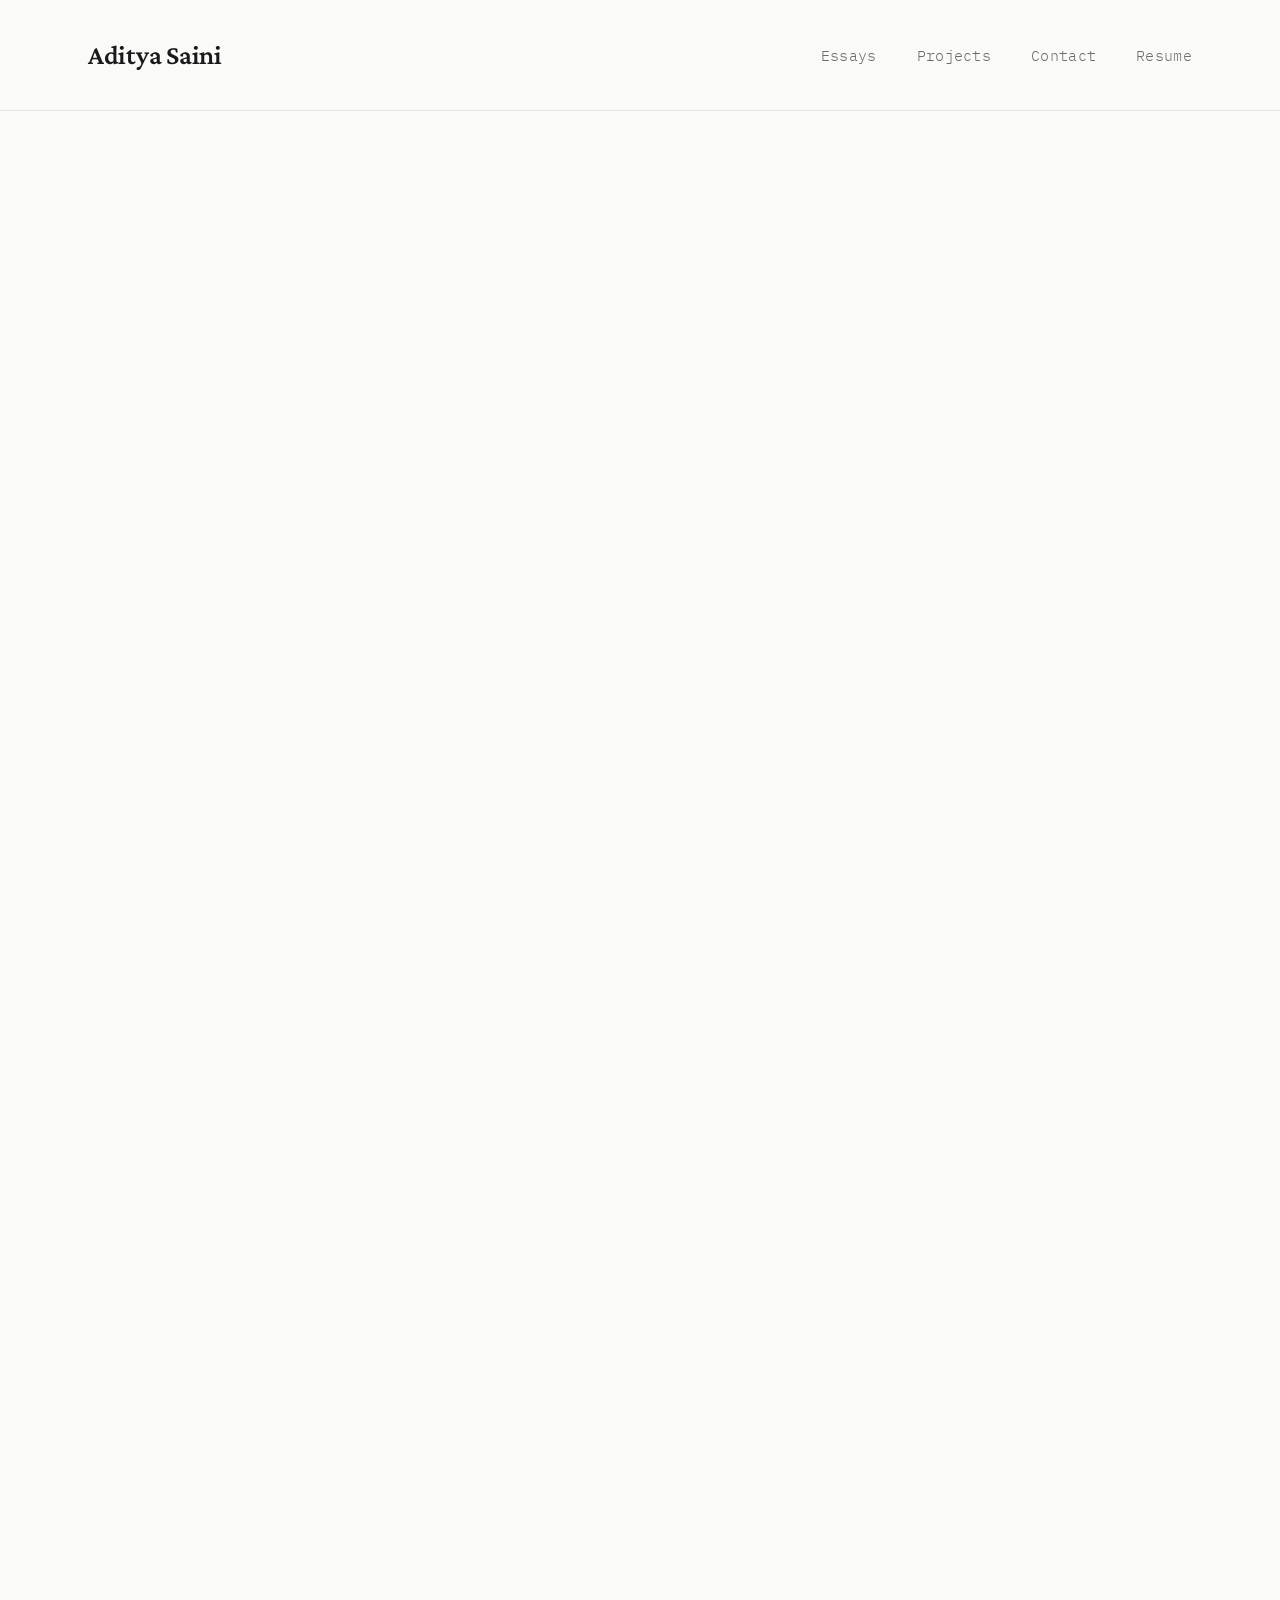
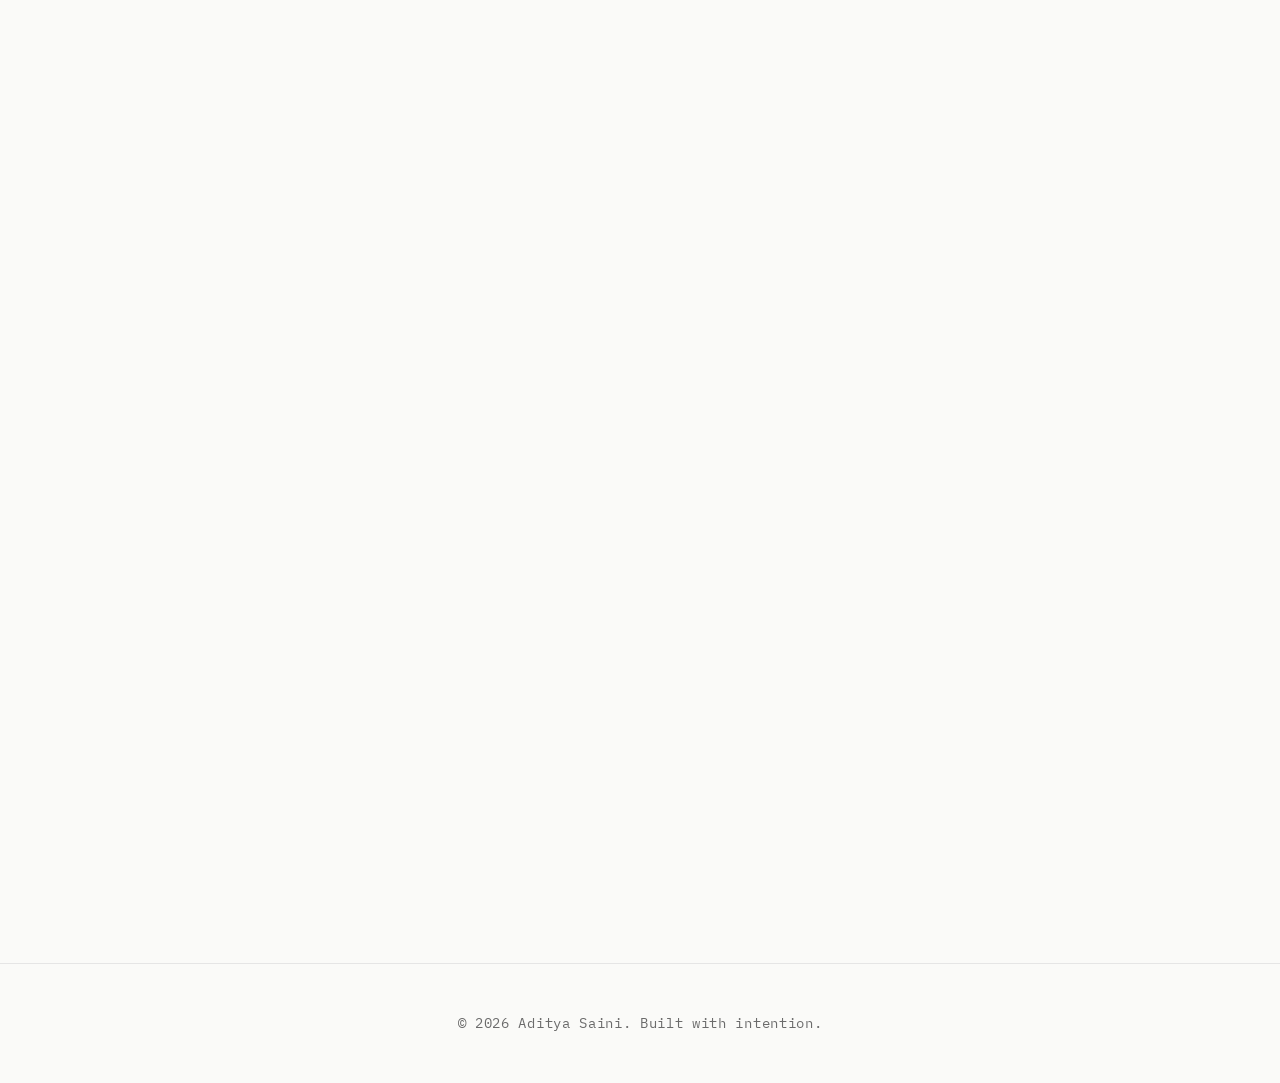
<file: index.html>
<!DOCTYPE html>
<html lang="en">
<head>
    <meta charset="UTF-8" />
    <meta name="viewport" content="width=device-width, initial-scale=1.0" />

    <title>Aditya Saini — Portfolio</title>
    <meta name="description" content="Portfolio of Aditya Saini — Designer, Developer, and Writer building thoughtful software and digital experiences." />

    <!-- Performance-optimized Google Fonts -->
    <link rel="preconnect" href="https://fonts.googleapis.com" />
    <link rel="preconnect" href="https://fonts.gstatic.com" crossorigin />
    <link href="https://fonts.googleapis.com/css2?family=Crimson+Pro:wght@300;400;600&family=IBM+Plex+Mono:wght@300;400&display=swap" rel="stylesheet" />

    <style>
        :root {
            --bg: #fafaf8;
            --text: #1a1a1a;
            --text-secondary: #6b6b6b;
            --accent: #2a2a2a;
            --border: #e5e5e5;
            --hover: #f5f5f3;
        }

        * {
            margin: 0;
            padding: 0;
            box-sizing: border-box;
        }

        html {
            scroll-behavior: smooth;
        }

        body {
            font-family: 'Crimson Pro', serif;
            background: var(--bg);
            color: var(--text);
            line-height: 1.7;
            font-size: 18px;
            overflow-x: hidden;
        }

        /* Navigation */
        nav {
            position: fixed;
            top: 0;
            width: 100%;
            border-bottom: 1px solid var(--border);
            z-index: 1000;
            backdrop-filter: blur(10px);
            background: rgba(250, 250, 248, 0.9);
        }

        .nav-container {
            max-width: 1200px;
            margin: 0 auto;
            padding: 2rem 3rem;
            display: flex;
            justify-content: space-between;
            align-items: center;
        }

        .logo {
            font-size: 1.7rem;
            font-weight: 600;
            letter-spacing: -0.01em;
            opacity: 0;
            animation: fadeInUp 0.6s ease forwards;
        }

        .nav-links {
            display: flex;
            gap: 2.5rem;
            list-style: none;
        }

        .nav-links a {
            text-decoration: none;
            color: var(--text-secondary);
            font-size: 0.95rem;
            transition: color 0.3s ease;
            position: relative;
            font-family: 'IBM Plex Mono', monospace;
            font-weight: 300;
            letter-spacing: 0.02em;
        }

        .nav-links a:hover {
            color: var(--text);
        }

        .nav-links a::after {
            content: '';
            position: absolute;
            bottom: -4px;
            left: 0;
            width: 0;
            height: 1px;
            background: var(--text);
            transition: width 0.3s ease;
        }

        .nav-links a:hover::after {
            width: 100%;
        }

        .nav-links li {
            opacity: 0;
            animation: fadeInUp 0.6s ease forwards;
        }

        .nav-links li:nth-child(1) { animation-delay: 0.1s; }
        .nav-links li:nth-child(2) { animation-delay: 0.2s; }
        .nav-links li:nth-child(3) { animation-delay: 0.3s; }

        /* Hero */
        .hero {
            max-width: 1200px;
            margin: 0 auto;
            padding: 12rem 3rem 8rem;
            min-height: 90vh;
            display: flex;
            flex-direction: column;
            justify-content: center;
        }

        .hero-layout {
            display: flex;
            align-items: center;
            justify-content: space-between;
            gap: 4rem;
        }

        .hero-text {
            max-width: 600px;
        }

        .hero-image {
            flex-shrink: 0;
        }

        .hero-image img {
            width: 320px;
            height: 420px;
            object-fit: cover;
            border-radius: 12px;
            border: 1px solid var(--border);
            box-shadow: 0 20px 40px rgba(0, 0, 0, 0.08);
            transition: transform 0.4s ease;
            transform: translateY(-60px);
        }

        .hero-image img:hover {
            transform: translateY(-65px);
        }

        .hero h1 {
            font-size: 5rem;
            font-weight: 300;
            line-height: 1.1;
            margin-bottom: 2rem;
            letter-spacing: -0.03em;
            opacity: 0;
            animation: fadeInUp 0.8s ease 0.2s forwards;
        }

        .hero p {
            font-size: 1.3rem;
            color: var(--text-secondary);
            max-width: 600px;
            margin-bottom: 3rem;
            opacity: 0;
            animation: fadeInUp 0.8s ease 0.4s forwards;
        }

        .social-links {
            display: flex;
            gap: 2rem;
            opacity: 0;
            animation: fadeInUp 0.8s ease 0.6s forwards;
        }

        .social-links a {
            color: var(--text-secondary);
            text-decoration: none;
            font-family: 'IBM Plex Mono', monospace;
            font-size: 0.9rem;
            transition: all 0.3s ease;
            border-bottom: 1px solid transparent;
            padding-bottom: 2px;
        }

        .social-links a:hover {
            color: var(--text);
            border-bottom-color: var(--text);
        }

        /* Sections */
        section {
            max-width: 1200px;
            margin: 0 auto;
            padding: 6rem 3rem;
            opacity: 0;
            transform: translateY(30px);
            animation: fadeInUp 0.8s ease forwards;
            animation-timeline: view();
            animation-range: entry 0% cover 30%;
        }

        .section-title {
            font-size: 0.85rem;
            text-transform: uppercase;
            letter-spacing: 0.15em;
            color: var(--text-secondary);
            margin-bottom: 4rem;
            font-family: 'IBM Plex Mono', monospace;
            font-weight: 400;
        }

        /* Essays */
        .essay-grid {
            display: grid;
            gap: 4rem;
        }

        .essay-card {
            border-top: 1px solid var(--border);
            padding-top: 2rem;
            transition: all 0.4s ease;
            cursor: pointer;
        }

        .essay-card:hover {
            transform: translateX(10px);
        }

        .essay-date {
            font-family: 'IBM Plex Mono', monospace;
            font-size: 0.8rem;
            color: var(--text-secondary);
            margin-bottom: 1rem;
            letter-spacing: 0.05em;
        }

        .essay-card h3 {
            font-size: 2rem;
            font-weight: 400;
            margin-bottom: 1rem;
            letter-spacing: -0.02em;
        }

        .essay-card p {
            color: var(--text-secondary);
            line-height: 1.8;
        }

        .read-more {
            display: inline-block;
            margin-top: 1.5rem;
            font-family: 'IBM Plex Mono', monospace;
            font-size: 0.85rem;
            color: var(--text);
            text-decoration: none;
            border-bottom: 1px solid var(--text);
            padding-bottom: 2px;
            transition: opacity 0.3s ease;
        }

        .essay-card:hover .read-more {
            opacity: 0.6;
        }

        /* Projects */
        #projects {
            background: #f5f5f3;
            max-width: 100%;
            padding: 6rem 0;
        }

        .projects-container {
            max-width: 1200px;
            margin: 0 auto;
            padding: 0 3rem;
        }

        .project-grid {
            display: grid;
            grid-template-columns: repeat(auto-fit, minmax(350px, 1fr));
            gap: 3rem;
            margin-top: 2rem;
        }

        .project-card {
            background: var(--bg);
            border: 1px solid var(--border);
            padding: 3rem;
            transition: all 0.4s ease;
            position: relative;
            overflow: hidden;
        }

        .project-card::before {
            content: '';
            position: absolute;
            top: 0;
            left: 0;
            width: 100%;
            height: 2px;
            background: var(--text);
            transform: scaleX(0);
            transition: transform 0.4s ease;
            transform-origin: left;
        }

        .project-card:hover::before {
            transform: scaleX(1);
        }

        .project-card:hover {
            transform: translateY(-5px);
            box-shadow: 0 20px 40px rgba(0, 0, 0, 0.05);
        }

        .project-number {
            font-family: 'IBM Plex Mono', monospace;
            font-size: 0.75rem;
            color: var(--text-secondary);
            margin-bottom: 1.5rem;
            letter-spacing: 0.1em;
        }

        .project-card h3 {
            font-size: 1.8rem;
            font-weight: 400;
            margin-bottom: 1rem;
            letter-spacing: -0.02em;
        }

        .project-card p {
            color: var(--text-secondary);
            margin-bottom: 2rem;
            line-height: 1.7;
        }

        .project-tags {
            display: flex;
            flex-wrap: wrap;
            gap: 0.8rem;
        }

        .tag {
            font-family: 'IBM Plex Mono', monospace;
            font-size: 0.75rem;
            padding: 0.4rem 1rem;
            border: 1px solid var(--border);
            background: transparent;
            letter-spacing: 0.05em;
            transition: all 0.3s ease;
        }

        .project-card:hover .tag {
            border-color: var(--text);
            background: var(--text);
            color: var(--bg);
        }

        /* Contact */
        #contact {
            text-align: center;
            padding: 8rem 3rem;
        }

        #contact h2 {
            font-size: 3.5rem;
            font-weight: 300;
            margin-bottom: 2rem;
            letter-spacing: -0.02em;
        }

        #contact p {
            font-size: 1.2rem;
            color: var(--text-secondary);
            margin-bottom: 3rem;
        }

        .contact-links {
            display: flex;
            justify-content: center;
            gap: 3rem;
            flex-wrap: wrap;
        }

        .contact-links a {
            font-family: 'IBM Plex Mono', monospace;
            font-size: 0.9rem;
            color: var(--text);
            text-decoration: none;
            border: 1px solid var(--text);
            padding: 1rem 2rem;
            transition: all 0.3s ease;
            letter-spacing: 0.05em;
        }

        .contact-links a:hover {
            background: var(--text);
            color: var(--bg);
        }

        .contact-email {
            font-family: 'IBM Plex Mono', monospace;
            font-size: 0.8rem;
            color: var(--text-secondary);
            margin-top: 1.5rem;
        }

        footer {
            border-top: 1px solid var(--border);
            padding: 3rem;
            text-align: center;
        }

        footer p {
            font-family: 'IBM Plex Mono', monospace;
            font-size: 0.85rem;
            color: var(--text-secondary);
            letter-spacing: 0.05em;
        }

        /* Fallback for browsers without animation-timeline */
        @supports not (animation-timeline: view()) {
            section {
                opacity: 1;
                transform: none;
            }
        }

        @keyframes fadeInUp {
            from {
                opacity: 0;
                transform: translateY(30px);
            }
            to {
                opacity: 1;
                transform: translateY(0);
            }
        }

        /* ===== MOBILE RESPONSIVE STYLES ===== */
        
        /* Tablets and smaller */
        @media (max-width: 1024px) {
            .hero h1 {
                font-size: 4rem;
            }

            .hero-layout {
                gap: 3rem;
            }

            .hero-image img {
                width: 280px;
                height: 380px;
            }
        }

        /* Mobile devices */
        @media (max-width: 768px) {
            body {
                font-size: 16px;
            }

            /* Navigation */
            .nav-container {
                padding: 1.5rem 1.5rem;
            }

            .logo {
                font-size: 1.3rem;
            }

            .nav-links {
                gap: 1.5rem;
            }

            .nav-links a {
                font-size: 0.85rem;
            }

            /* Hero Section */
            .hero {
                padding: 9rem 1.5rem 4rem;
                min-height: auto;
            }

            .hero-layout {
                flex-direction: column;
                gap: 3rem;
                text-align: center;
            }

            .hero-text {
                max-width: 100%;
            }

            .hero h1 {
                font-size: 2.8rem;
                margin-bottom: 1.5rem;
                line-height: 1.2;
            }

            .hero p {
                font-size: 1.1rem;
                margin-bottom: 2rem;
            }

            .hero-image {
                order: -1; /* Image appears before text */
            }

            .hero-image img {
                width: 240px;
                height: 320px;
                transform: translateY(0);
                margin: 0 auto;
            }

            .hero-image img:hover {
                transform: translateY(-5px);
            }

            .social-links {
                justify-content: center;
                gap: 1.5rem;
                flex-wrap: wrap;
            }

            .social-links a {
                font-size: 0.85rem;
            }

            /* Sections */
            section {
                padding: 4rem 1.5rem;
            }

            .section-title {
                font-size: 0.75rem;
                margin-bottom: 2.5rem;
            }

            /* Essays */
            .essay-grid {
                gap: 3rem;
            }

            .essay-card {
                padding-top: 1.5rem;
            }

            .essay-card:hover {
                transform: translateX(5px);
            }

            .essay-card h3 {
                font-size: 1.6rem;
            }

            .essay-date {
                font-size: 0.75rem;
            }

            .read-more {
                font-size: 0.8rem;
            }

            /* Projects */
            #projects {
                padding: 4rem 0;
            }

            .projects-container {
                padding: 0 1.5rem;
            }

            .project-grid {
                grid-template-columns: 1fr;
                gap: 2rem;
            }

            .project-card {
                padding: 2rem 1.5rem;
            }

            .project-card h3 {
                font-size: 1.5rem;
            }

            .project-card p {
                font-size: 0.95rem;
            }

            .tag {
                font-size: 0.7rem;
                padding: 0.35rem 0.8rem;
            }

            /* Contact */
            #contact {
                padding: 5rem 1.5rem;
            }

            #contact h2 {
                font-size: 2.5rem;
                margin-bottom: 1.5rem;
            }

            #contact p {
                font-size: 1.05rem;
                margin-bottom: 2rem;
            }

            .contact-links {
                flex-direction: column;
                gap: 1rem;
                align-items: center;
            }

            .contact-links a {
                font-size: 0.85rem;
                padding: 0.9rem 1.8rem;
                width: 100%;
                max-width: 280px;
                text-align: center;
            }

            .contact-email {
                font-size: 0.75rem;
            }

            /* Footer */
            footer {
                padding: 2rem 1.5rem;
            }

            footer p {
                font-size: 0.75rem;
            }
        }

        /* Small mobile devices */
        @media (max-width: 480px) {
            .hero h1 {
                font-size: 2.2rem;
            }

            .hero p {
                font-size: 1rem;
            }

            .hero-image img {
                width: 200px;
                height: 280px;
            }

            .essay-card h3 {
                font-size: 1.4rem;
            }

            #contact h2 {
                font-size: 2rem;
            }

            .nav-links {
                gap: 1rem;
            }

            .nav-links a {
                font-size: 0.8rem;
            }
        }
    </style>
</head>
<body>

    <!-- Navigation -->
    <nav>
        <div class="nav-container">
            <div class="logo">Aditya Saini</div>
            <ul class="nav-links">
                <li><a href="#essays">Essays</a></li>
                <li><a href="#projects">Projects</a></li>
                <li><a href="#contact">Contact</a></li>
                <li><a href="resume.pdf" target="_blank">Resume</a></li>

            </ul>
        </div>
    </nav>

    <main>
        <!-- Hero -->
        <section class="hero">
            <div class="hero-layout">

                <div class="hero-text">
                  <h1 aria-label="Designer, Writer, and Developer">
    I build software, systems,<br>and businesses designed to scale
</h1>
<p>
    I'm Aditya Saini — a technologist and entrepreneur working with AI, automation, and product design to create tools that compound value, independence, and long-term advantage.
</p>
<div class="social-links">
    <a href="https://github.com/adityasaini-tech" target="_blank" rel="noopener noreferrer">GitHub</a>
    <a href="https://twitter.com/adityasainiX" target="_blank" rel="noopener noreferrer">X (Twitter)</a>
    <a href="https://www.linkedin.com/in/aditya-saini-b85774383/" target="_blank" rel="noopener noreferrer">LinkedIn</a>
    <a href="https://www.youtube.com/@adityasaini-tech" target="_blank" rel="noopener noreferrer">YouTube</a>
</div>

                </div>

                <!-- HEADSHOT ADDED HERE -->
                <div class="hero-image">
                 <img src="headshot.jpeg" alt="Aditya Saini professional headshot">
                </div>

            </div>
        </section>

        <!-- Essays -->
        <section id="essays">
            <div class="section-title">Selected Essays</div>
            <div class="essay-grid">
                <article class="essay-card">
                    <div class="essay-date">January 2026</div>
                    <h3>The Architecture of Attention</h3>
                    <p>
                        An exploration of how digital interfaces shape cognitive patterns and what it means to design with intention in an age of infinite scroll.
                    </p>
                    <a href="#" class="read-more">Read More →</a>
                </article>

                <article class="essay-card">
                    <div class="essay-date">December 2025</div>
                    <h3>On Simplicity and Restraint</h3>
                    <p>
                        Why doing less often means achieving more, and how constraint breeds creativity in product development and system design.
                    </p>
                    <a href="#" class="read-more">Read More →</a>
                </article>

                <article class="essay-card">
                    <div class="essay-date">November 2025</div>
                    <h3>Building in Public</h3>
                    <p>
                        Lessons from sharing the creative process openly, embracing feedback, and growing through community-driven development.
                    </p>
                    <a href="#" class="read-more">Read More →</a>
                </article>
            </div>
        </section>

        <!-- Projects -->
        <section id="projects">
            <div class="projects-container">
                <div class="section-title">Featured Projects</div>
                <div class="project-grid">

                    <article class="project-card">
                        <div class="project-number">Interactive experience</div>
                        <h3>Stillpoint</h3>
                        <p>
                            Stand back, observe, and steer your thoughts. An interactive game exploring everyday pressure, constructive thinking, and practical action through three guided scenarios.
                        </p>
                        <div class="project-tags">
                            <span class="tag">JavaScript</span>
                            <span class="tag">Interactive Learning</span>
                            <span class="tag">Positivity</span>
                        </div>
                        <a href="/stillpoint/" class="read-more">Play Stillpoint →</a>
                    </article>


                    <article class="project-card">
                        <div class="project-number">01</div>
                        <h3>Minimal Notes</h3>
                        <p>
                            A distraction-free writing system built with a local-first architecture, supporting markdown, offline sync, and secure storage.
                        </p>
                        <div class="project-tags">
                            <span class="tag">React</span>
                            <span class="tag">TypeScript</span>
                            <span class="tag">IndexedDB</span>
                        </div>
                    </article>

                    <article class="project-card">
                        <div class="project-number">02</div>
                        <h3>Palette Generator</h3>
                        <p>
                            A perceptual color engine that generates harmonious palettes for designers using modern color theory and canvas rendering.
                        </p>
                        <div class="project-tags">
                            <span class="tag">JavaScript</span>
                            <span class="tag">Canvas API</span>
                            <span class="tag">Design Systems</span>
                        </div>
                    </article>

                    <article class="project-card">
                        <div class="project-number">03</div>
                        <h3>Reading Tracker</h3>
                        <p>
                            A personal knowledge system with reading analytics, annotations, and recommendation models.
                        </p>
                        <div class="project-tags">
                            <span class="tag">Python</span>
                            <span class="tag">Flask</span>
                            <span class="tag">PostgreSQL</span>
                        </div>
                    </article>

                    <article class="project-card">
                        <div class="project-number">04</div>
                        <h3>Async Interview</h3>
                        <p>
                            A platform for structured asynchronous interviews that reduces scheduling friction and improves hiring signal quality.
                        </p>
                        <div class="project-tags">
                            <span class="tag">Next.js</span>
                            <span class="tag">WebRTC</span>
                            <span class="tag">AWS</span>
                        </div>
                    </article>

                </div>
            </div>
        </section>

        <!-- Contact -->
        <section id="contact">
            <h2>Let's Connect</h2>
            <p>
                Open to collaborations, conversations, and ambitious projects.
            </p>
            <div class="contact-links">
                <a href="mailto:adityasaini903@gmail.com">Email Me</a>
                <a href="https://twitter.com/adityasainiX" target="_blank" rel="noopener noreferrer">X (DM)</a>
            </div>
            <p class="contact-email">adityasaini903@gmail.com</p>
        </section>
    </main>

    <footer>
        <p>© 2026 Aditya Saini. Built with intention.</p>
    </footer>

</body>
</html>
</file>
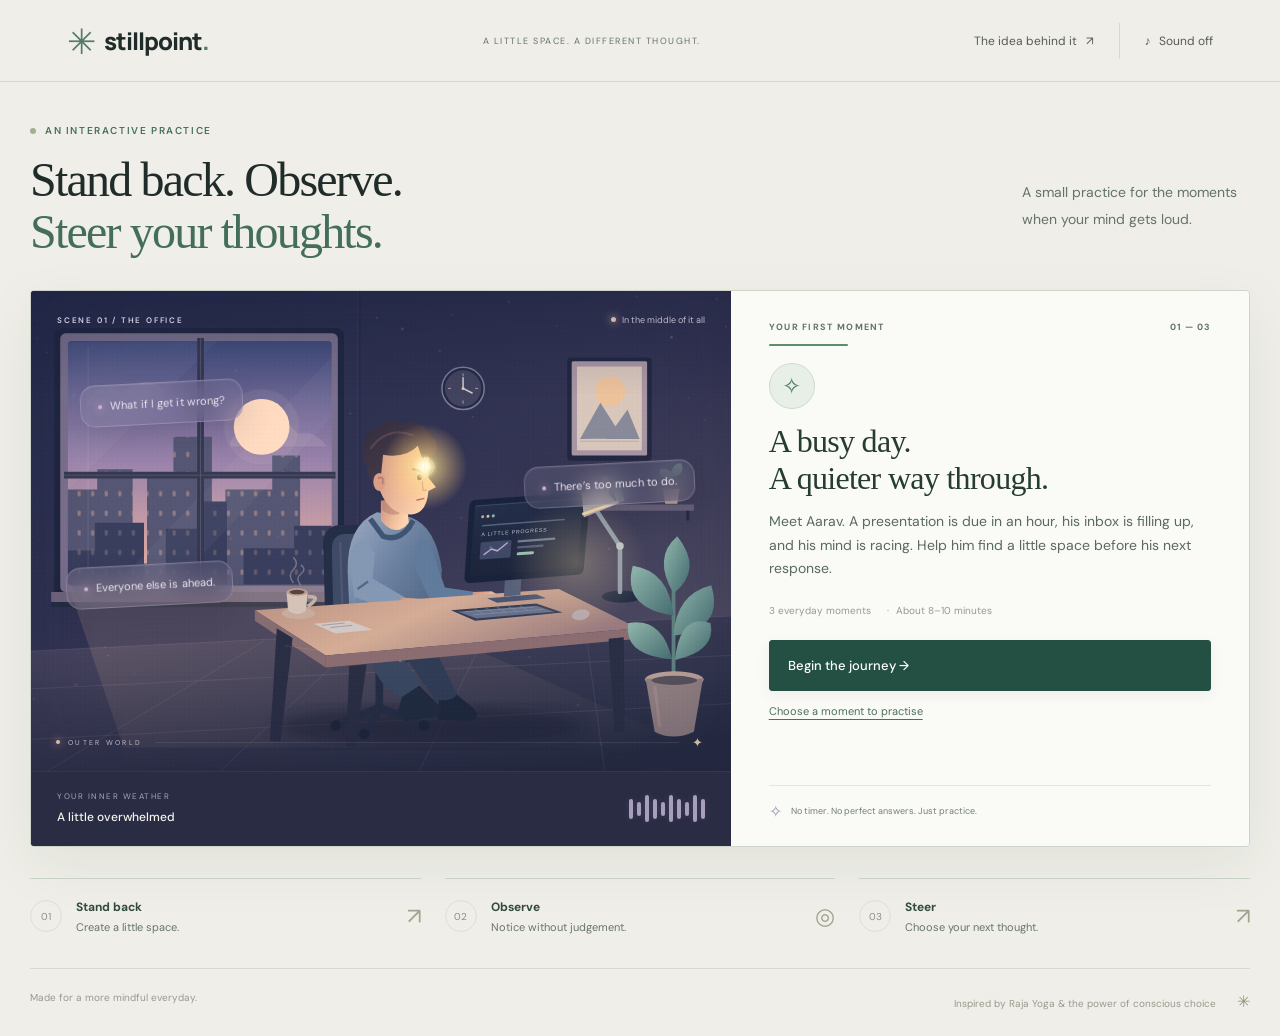
<file: stillpoint/index.html>
<!doctype html>
<html lang="en">
<head>
<meta charset="utf-8"><meta name="viewport" content="width=device-width,initial-scale=1">
<meta name="theme-color" content="#f5f3ec"><meta name="description" content="A gentle, playable journey from reaction to intention. Stand back, observe and steer your thoughts.">
<title>Stillpoint — A little space. A different thought.</title>
<link rel="stylesheet" href="style.css">
<link rel="stylesheet" href="motion.css">
<link rel="stylesheet" href="refined.css">
</head>
<body>
<header><a class="brand" href="./" aria-label="Stillpoint home"><span class="brand-icon">✳</span> stillpoint<span class="brand-dot">.</span></a><span class="header-note">A LITTLE SPACE. A DIFFERENT THOUGHT.</span><nav><button id="about">The idea behind it <span>↗</span></button><button id="sound" aria-pressed="false" aria-label="Enable ambient sound">♪ <span>Sound off</span></button></nav></header>
<main>
<section class="intro"><div><div class="eyebrow"><span></span> AN INTERACTIVE PRACTICE</div><h1>Stand back. Observe.<br><em>Steer your thoughts.</em></h1></div><p>A small practice for the moments<br>when your mind gets loud.</p></section>
<section class="game" aria-label="Thought steering game">
<div class="world" id="world">
<div class="scene-top"><span class="scene-label" id="sceneLabel">SCENE 01 / THE OFFICE</span><span class="live-label"><i></i> <span id="worldState">In the middle of it all</span></span></div>
<div class="scene-art" id="sceneArt">
<svg viewBox="0 0 800 540" role="img" aria-label="Illustration of a person at their office desk, with a small point of light at their forehead">
<defs><linearGradient id="wall" x2="0" y2="1"><stop stop-color="#e8e6f0"/><stop offset="1" stop-color="#f4e9dd"/></linearGradient><linearGradient id="window" x2="0" y2="1"><stop stop-color="#c4cddd"/><stop offset="1" stop-color="#fce5c9"/></linearGradient><radialGradient id="light"><stop stop-color="#fffde9"/><stop offset=".3" stop-color="#f6d899" stop-opacity=".8"/><stop offset="1" stop-color="#f6d899" stop-opacity="0"/></radialGradient><linearGradient id="shirt" x2="1" y2="1"><stop stop-color="#9291ab"/><stop offset="1" stop-color="#686b87"/></linearGradient><filter id="shadow"><feGaussianBlur stdDeviation="9"/></filter></defs>
<rect width="800" height="540" fill="url(#wall)"/><path d="M0 399L800 357V540H0Z" fill="#d7d0cc"/><path d="M0 399L800 357" stroke="#c6bfc1"/>
<rect x="67" y="41" width="273" height="270" rx="85" fill="#d9d4df"/><path d="M81 300V127a122 122 0 0 1 245 0v173Z" fill="url(#window)"/><circle cx="254" cy="133" r="41" fill="#f8e9ce" opacity=".8"/>
<g fill="#b8bdce" opacity=".65"><path d="M81 251h30v-57h35v105H81Z"/><path d="M151 299V218h25v-41h32v122Z"/><path d="M222 299v-75h24v-37h35v112Z"/><path d="M289 299v-95h37v95Z"/></g><path d="M203 48v253M82 209h244" stroke="#f5f0eb" stroke-width="9"/><path d="M67 308h275" stroke="#c3b9c5" stroke-width="12"/>
<rect x="571" y="73" width="105" height="126" rx="3" fill="#d0c8ca"/><rect x="578" y="80" width="91" height="112" fill="#f7eee1"/><circle cx="622" cy="119" r="21" fill="#dac5a7"/><path d="M588 180l33-47 37 47" fill="#a7afa3"/>
<path d="M667 405v-116" stroke="#777e6b" stroke-width="5"/><g fill="#8d9c82"><ellipse cx="647" cy="313" rx="12" ry="32" transform="rotate(-40 647 313)"/><ellipse cx="687" cy="336" rx="12" ry="32" transform="rotate(40 687 336)"/><ellipse cx="650" cy="357" rx="12" ry="30" transform="rotate(-47 650 357)"/><ellipse cx="680" cy="281" rx="11" ry="30" transform="rotate(26 680 281)"/></g><path d="M638 394h59l-9 66h-41Z" fill="#bca58c"/><path d="M635 394h65v12h-65Z" fill="#cab399"/>
<ellipse cx="399" cy="489" rx="194" ry="17" fill="#87808c" opacity=".2" filter="url(#shadow)"/>
<path d="M386 421v61m-49 7 49-8 53 8m-53-9v-48" stroke="#666477" stroke-width="9" stroke-linecap="round"/><path d="M324 334q-8-62 11-67h76q21 1 19 24l-8 113q0 30-28 31h-53q-18-3-17-23Z" fill="#68677a"/><path d="M334 335v-52h75v126h-75Z" fill="#7e7c91"/>
<path d="M399 410q55-11 68 15l25 42-24 12-39-38-65-5Z" fill="#535971"/><path d="M467 468l27-7 25 15q8 12-8 14h-43Z" fill="#4e4c5e"/>
<g id="person"><path d="M349 327q-2-62 29-72l44 6q20 9 26 58l-12 90q-49 15-86-4Z" fill="url(#shirt)"/><path d="M383 242v26q16 20 29-2l-5-28Z" fill="#c79882"/><path d="M377 189q36-26 58 11l-1 26q-4 32-24 30-25-2-34-31Z" fill="#d7ac92"/><path d="M376 219q-17-43 13-49 43-12 49 26l-14-1-9-13q-4 19-33 18l2 21Z" fill="#504650"/><path d="M422 220l8 2m-15 15h9" stroke="#87675e" stroke-width="2" stroke-linecap="round"/><path d="M375 284q-17 11-13 40l38 33 14-15-25-31 10-14" fill="#a4a0b7"/><path d="M402 345l31-3 11 8-6 13-31-6Z" fill="#d7ac92"/><path d="M424 280q17 3 22 33l13 21 33 4-3 17-49-3-24-42" fill="#8b8ca6"/><path d="M488 338h25l11 12-7 9-29-5Z" fill="#d7ac92"/></g>
<path d="M245 362h367l-17 19H234Z" fill="#d5b997"/><path d="M234 381h361v12H234Z" fill="#b49b83"/><path d="M256 393l-12 104m323-104 13 104" stroke="#827c80" stroke-width="10"/>
<path d="M447 348h103l27 15H429Z" fill="#a7a6b5"/><path d="M474 273h110l-32 77H445Z" fill="#9093a8"/><path d="M481 280h93l-26 62h-92Z" fill="#b2b9c9"/><circle cx="518" cy="311" r="7" fill="#d6d9e1"/><path d="M280 333h26v24h-26Z" fill="#eee6db"/><path d="M306 337q21-2 1 14" fill="none" stroke="#eee6db" stroke-width="5"/><path d="M286 324q-8-8 1-15" fill="none" stroke="#b4a5ac" stroke-width="2" opacity=".6"/>
<g id="soulGlow"><circle cx="416" cy="205" r="65" fill="url(#light)"/><circle cx="416" cy="205" r="5" fill="#fff8d7"/><circle cx="416" cy="205" r="9" fill="none" stroke="#fff4c8" opacity=".7"/></g>
</svg>
<button type="button" class="thought t1" id="bubble1">What if I get it wrong?</button><button type="button" class="thought t2" id="bubble2">There’s too much to do.</button><button type="button" class="thought t3" id="bubble3">Everyone else is ahead.</button>
<div class="inner-universe" aria-hidden="true"><div class="orbit o1"></div><div class="orbit o2"></div><div class="orbit o3"></div><div class="soul"><span>✦</span></div><span class="inner-caption">I am the one who chooses.</span></div>
</div>
<div class="scene-bottom"><div><span class="tiny">YOUR INNER WEATHER</span><strong id="weather">A little overwhelmed</strong></div><div class="weather-bars" aria-hidden="true"><i></i><i></i><i></i><i></i><i></i><i></i><i></i><i></i><i></i><i></i></div></div>
</div>
<aside class="play-panel"><div class="panel-top"><span id="chapter">YOUR FIRST MOMENT</span><span id="count">01 — 03</span></div><div id="panel" aria-live="polite"></div><div class="panel-footer"><span class="small-spark">✧</span><span id="footerNote">No timer. No perfect answers. Just practice.</span></div></aside>
</section>
<section class="journey" aria-label="The three steps"><div class="journey-step" data-step="pause"><span>01</span><div><h3>Stand back</h3><p>Create a little space.</p></div><i>↗</i></div><div class="journey-step" data-step="observe"><span>02</span><div><h3>Observe</h3><p>Notice without judgement.</p></div><i>◎</i></div><div class="journey-step" data-step="steer"><span>03</span><div><h3>Steer</h3><p>Choose your next thought.</p></div><i>↗</i></div></section>
<footer><span>Made for a more mindful everyday.</span><span>Inspired by Raja Yoga & the power of conscious choice <span class="footer-sun">✳</span></span></footer>
</main>
<dialog id="info"><button class="close" aria-label="Close dialog">×</button><div class="eyebrow">THE IDEA BEHIND STILLPOINT</div><h2>A point of light.<br>A space to choose.</h2><p>In Brahma Kumaris’ Raja Yoga philosophy, the soul is understood as a conscious spiritual being, often visualised as a point of light. Practising soul consciousness means remembering the inner self beyond our roles.</p><p>This student game adapts three ideas: step back as a detached observer, notice the quality of a thought, and choose a peaceful, purposeful response. The light represents awareness; it does not erase the situation.</p><p>In this game, <b>positive</b> thoughts are kind and realistic, <b>necessary</b> thoughts help the next action, <b>negative</b> thoughts judge or predict harm, and <b>unnecessary</b> thoughts repeat without helping. These are learning categories; a real thought may overlap.</p><p>Feelings are welcome here. A constructive thought can acknowledge stress and still help us act.</p><a href="https://www.brahmakumaris.org/concepts-and-conversations/soul" target="_blank" rel="noopener">Read: Brahma Kumaris — Soul ↗</a><a href="https://www.brahmakumaris.com/frequently-asked-questions/" target="_blank" rel="noopener">Read: Observing and reframing thoughts ↗</a><small>An independent educational project, inspired by these teachings; not an official Brahma Kumaris product or a treatment for anxiety.</small></dialog>
<script src="scene.js"></script>
<script src="game.js"></script>
</body></html>
</file>
<file: stillpoint/style.css>
@import url('https://fonts.googleapis.com/css2?family=DM+Sans:wght@400;450;500;550;600;650;700&family=Manrope:wght@400;500;600;650;700;750;800&display=swap');
:root{--ink:#303533;--muted:#777b73;--paper:#f6f5ef;--purple:#79708f;--line:#dedfd5;--green:#455c48}*{box-sizing:border-box}body{margin:0;background:var(--paper);color:var(--ink);font-family:'DM Sans',sans-serif;font-size:15px}button,a{-webkit-tap-highlight-color:transparent}button{font:inherit;cursor:pointer}button:focus-visible,a:focus-visible,textarea:focus-visible{outline:3px solid #aa86bf;outline-offset:4px}header{height:101px;max-width:1440px;margin:auto;padding:0 5.2%;display:flex;align-items:center;justify-content:space-between;border-bottom:1px solid var(--line)}.brand{text-decoration:none;color:var(--ink);font-family:Manrope,sans-serif;font-weight:800;font-size:29px;letter-spacing:-1.4px;display:flex;align-items:center;gap:9px}.brand-icon{color:#79758d;font-size:35px;font-weight:400}.brand-dot{color:#9183a0;margin-left:-9px}.header-note{font-size:9px;letter-spacing:1.9px;color:var(--muted)}nav{display:flex;gap:25px}nav button{background:none;border:0;color:#565c55;font-size:12px;padding:10px 0}nav button span{margin-left:6px}#sound{border-left:1px solid var(--line);padding-left:24px}main{max-width:1292px;margin:auto;padding:48px 30px 0}.intro{display:flex;align-items:center;justify-content:space-between;margin-bottom:37px}.eyebrow{font-size:10px;font-weight:600;letter-spacing:2px;color:#797f71;display:flex;align-items:center;gap:9px}.eyebrow>span{width:6px;height:6px;border-radius:50%;background:#a7ad93}h1{font-family:Manrope,sans-serif;font-size:44px;line-height:1.23;letter-spacing:-2px;font-weight:500;margin:17px 0 0}h1 em{font-style:normal;color:#81758e}.intro>p{color:#787c73;font-size:14px;line-height:1.9;margin:30px 13px 0 20px}.game{display:grid;grid-template-columns:1.53fr 1fr;min-height:545px;border:1px solid #dcdcd6;border-radius:17px;overflow:hidden;box-shadow:0 12px 35px #39333505}.world{background:#e9e6ed;position:relative;overflow:hidden;display:flex;flex-direction:column;transition:background 1.5s}.scene-top{position:absolute;z-index:3;top:24px;left:26px;right:26px;display:flex;justify-content:space-between;align-items:center}.scene-label{font-size:9px;font-weight:600;letter-spacing:1.5px;color:#646275}.live-label{font-size:10px;color:#767181;display:flex;align-items:center;gap:6px}.live-label i{width:5px;height:5px;background:#9f8ea9;border-radius:50%}.scene-art{position:relative;flex:1;min-height:455px;display:flex;align-items:flex-end;overflow:hidden}.scene-art>svg{width:100%;height:100%;position:absolute;inset:0;object-fit:cover;transition:opacity 1.3s,transform 1.7s}.thought{position:absolute;border:1px solid #ffffffb3;background:#ffffffb5;backdrop-filter:blur(8px);padding:12px 16px;border-radius:11px;box-shadow:0 5px 15px #4a40520a;color:#777084;font-size:11px;animation:float 7s ease-in-out infinite;transition:opacity .8s,transform 1.2s}.t1{top:23%;left:8%;transform:rotate(-5deg)}.t2{top:36%;right:7%;animation-delay:-2s}.t3{top:56%;left:6%;animation-delay:-4s}.scene-bottom{position:relative;z-index:3;background:#eeeae6bd;backdrop-filter:blur(14px);padding:19px 26px;display:flex;align-items:center;justify-content:space-between;gap:15px;min-height:76px}.tiny{display:block;font-size:8px;letter-spacing:1.5px;color:#868177;margin-bottom:5px}.scene-bottom strong{font-size:12px;font-weight:500}.weather-bars{display:flex;gap:4px;align-items:center;height:26px}.weather-bars i{width:4px;border-radius:4px;background:#a7a0b6;height:14px;transition:height 1.5s,background 1.5s}.weather-bars i:nth-child(3n){height:27px}.weather-bars i:nth-child(3n + 1){height:20px}.play-panel{background:#fbfaf6;display:flex;flex-direction:column;padding:27px 33px 20px}.panel-top{display:flex;justify-content:space-between;color:#8a8b7d;font-size:9px;letter-spacing:1.6px}.panel-top span:last-child{letter-spacing:1px}#panel{flex:1;padding:30px 0 22px;display:flex;flex-direction:column;align-items:flex-start;animation:appear .4s ease-out}h2{font:500 30px/1.25 Manrope,sans-serif;letter-spacing:-1px;margin:14px 0 13px}.panel-copy{font-size:13px;line-height:1.85;color:#787c72;margin:0 0 18px}.chapter-icon{width:46px;height:46px;border-radius:50%;display:grid;place-items:center;color:#8a7c98;border:1px solid #e5dfeb;font-size:23px;background:#f2eef4}.primary{background:var(--green);color:#fff;border:1px solid var(--green);border-radius:7px;padding:14px 18px;font-size:12px;font-weight:500;width:100%;display:flex;align-items:center;justify-content:space-between;transition:background .2s,transform .2s}.primary:hover{background:#354b38;transform:translateY(-1px)}.primary:disabled{opacity:.5;cursor:default;transform:none}.text-button{font-size:11px;color:#7e8174;background:none;border:0;padding:13px 0;text-decoration:underline;text-underline-offset:4px}.session-detail{display:flex;align-items:center;gap:16px;font-size:10px;color:#97998d;margin:5px 0 23px}.session-detail span:before{content:'·';margin-right:7px}.panel-footer{border-top:1px solid #e6e6dd;padding-top:15px;display:flex;gap:9px;align-items:center;font-size:9px;color:#909183}.small-spark{font-size:16px;color:#9d91aa}.journey{display:grid;grid-template-columns:repeat(3,1fr);gap:40px;margin:31px 0 34px}.journey-step{display:flex;align-items:center;gap:14px;border-top:1px solid var(--line);padding-top:20px}.journey-step>span{border:1px solid #dedfd5;border-radius:50%;width:32px;height:32px;display:grid;place-items:center;font-size:10px;color:#8d8f82;transition:background .3s}.journey-step.active>span{background:#e8e2ec;border-color:#d2c6dc;color:#756381}.journey-step.active h3{color:#7c678b}.journey h3{margin:0 0 5px;font-size:12px;font-weight:500}.journey p{font-size:11px;color:#97998c;margin:0}.journey i{margin-left:auto;font-style:normal;color:#a2a38f;font-size:23px;font-weight:400}footer{padding:22px 0 24px;border-top:1px solid var(--line);display:flex;justify-content:space-between;color:#989a8e;font-size:10px}.footer-sun{margin-left:18px;color:#94967b;font-size:16px}.inner-universe{position:absolute;inset:0;display:flex;justify-content:center;align-items:center;background:radial-gradient(ellipse at center,#f6e9d9 0,#e8deed 40%,#c9c5dd 100%);opacity:0;pointer-events:none;transition:opacity 1.4s}.inner-universe:before{content:'';position:absolute;inset:0;background-image:radial-gradient(#ffffffc7 1px,transparent 1px);background-size:57px 61px;opacity:.65}.orbit{position:absolute;width:280px;height:280px;border:1px solid #fff8;border-radius:50%}.o2{width:390px;height:390px}.o3{width:500px;height:500px;opacity:.55}.soul{width:85px;height:85px;border-radius:50%;background:radial-gradient(circle,#fffef0 0,#ffe9b7 15%,#efd2bc66 48%,transparent 70%);box-shadow:0 0 90px 40px #fff3d673;display:grid;place-items:center;animation:pulse 5s ease-in-out infinite}.soul span{font-size:30px;color:#fffce9;text-shadow:0 0 20px #e7b565}.inner-caption{position:absolute;bottom:65px;color:#807086;font-size:15px;letter-spacing:1px}.world.inward .inner-universe{opacity:1}.world.inward .thought{opacity:0;transform:translateY(-30px)}.world.inward .scene-art>svg{transform:scale(.87);opacity:0}.world.calm .thought{opacity:0}.world.calm .weather-bars i{height:8px;background:#8fa08b}.world.calm .scene-art>svg{filter:sepia(.1) saturate(.85)}#soulGlow{animation:pulse 4s ease-in-out infinite;transform-origin:416px 205px}.choice{width:100%;border:1px solid #e1dfd9;border-radius:7px;background:transparent;text-align:left;padding:12px 13px;margin:0 0 8px;font-size:12px;color:#63695e;line-height:1.55;transition:.2s}.choice:hover{border-color:#a59aaf;background:#f1edf3}.choice.selected{border-color:#8d9f89;background:#edf1e8}.choice.wrong{border-color:#c0ac96;background:#f3ece2}.choice:disabled{cursor:default}.quote{padding:16px;border-left:2px solid #ac9abb;background:#f1edf3;width:100%;font-size:14px;line-height:1.65;color:#756580;margin:2px 0 18px;border-radius:0 7px 7px 0}.sort-grid{display:grid;grid-template-columns:1fr 1fr;gap:8px;width:100%}.sort-grid .choice{text-align:center}.feedback{font-size:12px;line-height:1.7;color:#6f7965;background:#eef1e8;border-radius:7px;padding:12px;margin:5px 0 14px;width:100%}.tag{font-size:9px;text-transform:uppercase;letter-spacing:1.3px;color:#8d8198;margin-bottom:8px}.breathing{height:100px;width:100%;display:flex;align-items:center;justify-content:center;margin:5px 0 19px}.breath-ring{width:70px;height:70px;background:#e6dfed;border:1px solid #bfb1ce;border-radius:50%;display:grid;place-items:center;color:#80728b;font-size:10px;animation:breathe 8s ease-in-out infinite}.progress{width:100%;display:flex;gap:5px;margin:0 0 15px}.progress i{height:3px;flex:1;background:#e2e0d9;border-radius:3px}.progress i.done{background:#8d9e88}.summary-stat{font-size:12px;line-height:1.7;margin:0 0 15px;color:#727d6b}.reflection{width:100%;min-height:76px;resize:vertical;font:12px/1.6 'DM Sans',sans-serif;border:1px solid #dcded2;background:#f7f7f0;border-radius:7px;padding:12px;margin:0 0 12px;color:#555e50}.practice-list{width:100%;display:grid;gap:7px}.practice-list button{margin:0}.actions{width:100%;display:flex;gap:8px}.secondary{border:1px solid #cfd3c6;color:#69785f;border-radius:6px;padding:10px 12px;background:transparent;font-size:11px}dialog{max-width:580px;width:calc(100% - 34px);border:1px solid #dad6df;border-radius:16px;padding:38px;background:#fbfaf6;color:#555c51;box-shadow:0 30px 100px #28233233}dialog::backdrop{background:#35303b66;backdrop-filter:blur(5px)}dialog h2{font-size:30px}dialog p{font-size:13px;line-height:1.8}dialog a{display:block;color:#80708b;font-size:12px;margin:14px 0}dialog small{display:block;color:#919184;font-size:10px;line-height:1.6;margin-top:23px}.close{position:absolute;right:17px;top:12px;background:none;border:0;font-size:27px;color:#7e7c75}@keyframes float{50%{translate:0 -8px}}@keyframes pulse{50%{opacity:.65;scale:1.1}}@keyframes breathe{50%{transform:scale(1.3);background:#f1e4d4}}@keyframes appear{from{opacity:0;translate:0 7px}to{opacity:1;translate:0 0}}@media(min-width:1450px){main{padding-top:62px}.game{min-height:590px}.scene-art{min-height:500px}h1{font-size:50px}.intro{margin-bottom:44px}#panel{padding-top:42px}.play-panel{padding:29px 39px}}@media(max-width:900px){header{padding:0 25px;height:80px}.header-note{display:none}main{padding:30px 22px 0}h1{font-size:36px}.game{grid-template-columns:1.15fr 1fr}.play-panel{padding:24px}.scene-art{min-height:430px}.scene-top{left:17px;right:17px}.live-label{display:none}.thought{font-size:9px;padding:10px}.t1{left:5%;top:26%}.t2{right:3%;top:42%}.t3{top:60%;left:4%}.intro>p{font-size:12px}.journey{gap:20px}h2{font-size:27px}}@media(max-width:650px){header{padding:0 20px;height:73px}.brand{font-size:25px}.brand-icon{font-size:30px}nav{gap:12px}nav button{font-size:10px}#sound{padding-left:12px}#sound span{display:none}main{padding:29px 16px 0}.intro{display:block;margin-bottom:25px}.eyebrow{font-size:8px;letter-spacing:1.6px}h1{font-size:36px;letter-spacing:-1.7px}.intro>p{margin:17px 0 0;font-size:12px;line-height:1.6}.intro>p br{display:none}.game{grid-template-columns:1fr}.scene-art{min-height:310px}.scene-art>svg{height:auto;top:auto;bottom:-32px}.scene-top{top:17px}.thought{font-size:10px}.t1{top:22%;left:7%}.t2{top:39%;right:7%}.t3{top:66%;left:7%}.scene-bottom{min-height:64px;padding:13px 19px}.play-panel{padding:24px;min-height:410px}#panel{padding-top:25px}h2{font-size:29px;margin-top:12px}.chapter-icon{width:38px;height:38px;font-size:20px}.panel-copy{font-size:13px}.journey{gap:12px;margin:25px 0}.journey-step{gap:7px;align-items:flex-start;padding-top:16px}.journey-step>span{width:24px;height:24px;flex-shrink:0;font-size:8px}.journey h3{font-size:10px}.journey p{font-size:9px;line-height:1.6}.journey i{display:none}footer{font-size:9px;gap:20px;line-height:1.7}footer>span{max-width:50%}.footer-sun{display:none}.inner-caption{bottom:32px;font-size:12px}.orbit{width:180px;height:180px}.o2{width:270px;height:270px}.o3{width:360px;height:360px}dialog{padding:30px 24px}}@media(prefers-reduced-motion:reduce){*,*:before,*:after{animation:none!important;transition:none!important;scroll-behavior:auto!important}}
</file>
<file: stillpoint/motion.css>
/* The outside world is tactile; the inside world is light. */
.office-scene .chair>path:first-child{fill:none}
.game{border-radius:22px;box-shadow:0 20px 70px #3b33400c;overflow:hidden}.world{background:#30314e}.scene-art{isolation:isolate;min-height:480px}.scene-art>.office-scene{z-index:0;inset:0;width:100%;height:100%;object-fit:cover;transform:translate(var(--look-x,0px),var(--look-y,0px)) scale(1.035);transition:opacity 1.3s,transform 2s cubic-bezier(.2,.7,.2,1),filter 2s;filter:none}.scene-art:after{content:'';position:absolute;inset:0;pointer-events:none;z-index:2;box-shadow:inset 0 0 65px #171b3533;background:linear-gradient(180deg,#1b213c44,transparent 22%,transparent 80%,#24203933)}.scene-top{top:23px;z-index:6}.scene-label{color:#d7cede;font-size:8px;letter-spacing:1.8px}.live-label{color:#c0b7ca;font-size:9px}.live-label i{background:#d3b7a5;box-shadow:0 0 9px #edc2a8}.scene-bottom{color:#e8e1e7;background:#292d43ed;border-top:1px solid #ffffff0d;min-height:75px;transition:background 1.5s}.tiny{color:#a9a6b9;font-size:8px}.scene-bottom strong{color:#e0d9e5;font-size:12px}.weather-bars i{background:#a99ebd;box-shadow:0 0 8px #bdabd829;animation:weather-dance 2.7s ease-in-out infinite;animation-delay:calc(var(--bar,1)*-.2s)}.weather-bars i:nth-child(2n){animation-delay:-.6s}.weather-bars i:nth-child(3n){animation-delay:-1.4s}.world.calm .weather-bars i{background:#b8c8a9;height:10px;animation-duration:5s}.world.calm .scene-bottom{background:#3e4a48}.world.inward .scene-bottom{background:#201f35}.thought{z-index:4;color:#ece3ef;background:linear-gradient(135deg,#8d88a33b,#736c9233);border:1px solid #e9d6f23d;border-radius:15px;backdrop-filter:blur(14px);box-shadow:0 8px 30px #19192e26,inset 0 1px #ffffff12;padding:13px 17px;font-size:11px;letter-spacing:.1px;animation:thought-drift 8s ease-in-out infinite;transform:rotate(-3deg)}.thought:before{content:'';display:inline-block;width:4px;height:4px;border-radius:50%;background:#d0b2d7;box-shadow:0 0 8px #d9bae3;margin-right:8px;vertical-align:middle}.t1{top:19%;left:7%;animation-delay:-1s}.t2{top:36%;right:5%;animation-delay:-4s}.t3{top:57%;left:5%;animation-delay:-6s}.world.inward .thought{opacity:0;transform:translateY(-22px) scale(.85);pointer-events:none}.world.calm .thought{opacity:0;transform:translateY(-32px) scale(.8)}.world.inward .scene-art>.office-scene{transform:translate(-5%,-3%) scale(1.22);opacity:0;filter:blur(8px)}.world.calm .scene-art>.office-scene{filter:sepia(.15) saturate(1.15) brightness(1.12);transform:translate(var(--look-x,0px),var(--look-y,0px)) scale(1.035)}
.office-scene .body-breathe{transform-origin:495px 460px;animation:character-breathe 4s ease-in-out infinite}.office-scene .eye{transform-box:fill-box;transform-origin:center;animation:eye-blink 6s infinite}.office-scene .typing-arm{transform-origin:460px 345px;animation:typing 2.1s ease-in-out infinite}.office-scene .arm-two{animation-delay:-.7s;animation-duration:1.7s}.office-scene .coffee-steam{transform-origin:369px 392px;animation:steam-rise 5s ease-in-out infinite}.office-scene .plant-leaves{transform-origin:868px 515px;animation:plant-sway 8s ease-in-out infinite}.office-scene .sky-clouds{animation:cloud-drift 45s ease-in-out infinite alternate}.office-scene .soul-beacon{transform-origin:538px 235px;animation:beacon-breathe 4s ease-in-out infinite}.office-scene .beacon-ring{transform-origin:538px 235px;animation:beacon-ripple 3.5s ease-out infinite}.office-scene .screen-progress{animation:screen-shimmer 5s ease-in-out infinite}.office-scene .sun-disc{transition:transform 3s,fill 3s}.world[data-scene="1"] .office-scene .sun-disc{transform:translateY(-30px);fill:#e3d6f1}.world[data-scene="2"] .office-scene .sun-disc{transform:translateY(65px);fill:#ffc09d}.world.resolved .typing-arm{animation-duration:4s}.world.resolved .brow{transform:rotate(-13deg);transform-origin:528px 240px}.world.resolved .mouth{d:path('M527 276 Q532 281 538 275')}
.atmosphere{position:absolute;inset:0;width:100%;height:100%;z-index:3;pointer-events:none;opacity:.9}.scene-mode{position:absolute;bottom:20px;left:25px;right:25px;display:flex;align-items:center;gap:8px;z-index:5;color:#c4bbc9;font-size:7px;letter-spacing:2.3px;pointer-events:none}.mode-dot{width:4px;height:4px;background:#dbbca1;border-radius:50%;box-shadow:0 0 8px #ffcfa6}.mode-line{height:1px;background:#ffffff15;flex:1;margin:0 5px}.scene-mode>span:last-child{font-size:13px;color:#d1b9a0}.inner-universe{z-index:1;background:radial-gradient(ellipse at 50% 42%,#68506a 0%,#302e50 35%,#1d233e 70%,#161e35 100%);overflow:hidden;transition:opacity 1.25s,transform 2s;transform:scale(1.1)}.world.inward .inner-universe{transform:scale(1)}.inner-universe:before{opacity:.35;background-size:83px 79px}.nebula{position:absolute;width:80%;height:40%;filter:blur(35px);border-radius:50%;opacity:.22;animation:nebula-flow 19s ease-in-out infinite alternate;pointer-events:none}.nebula-one{background:radial-gradient(ellipse,#c3a3c9,transparent 70%);top:12%;left:-20%;rotate:-35deg}.nebula-two{background:radial-gradient(ellipse,#b39577,transparent 65%);bottom:10%;right:-20%;animation-delay:-8s;rotate:-35deg}.light-column{position:absolute;width:1px;top:0;bottom:0;left:50%;background:linear-gradient(transparent,#ffe1a22e 20%,#fff6d9aa 43%,#ffe1a233 60%,transparent 85%);box-shadow:0 0 15px #e9c3ad44;opacity:.65}.soul-system{position:absolute;left:50%;top:43%;width:200px;height:200px;transform:translate(-50%,-50%);display:grid;place-items:center}.soul-halo{position:absolute;inset:-35%;border-radius:50%;background:radial-gradient(circle,#ffdfad55 0%,#e5a7a41a 32%,transparent 65%);animation:soul-breath 7s ease-in-out infinite}.halo-inner{inset:5%;background:radial-gradient(circle,#fff8cdbb 0,#ffd9a855 20%,#edb1a01a 43%,transparent 70%);animation-delay:-2s}.soul-core{position:absolute;width:14px;height:14px;border-radius:50%;background:#fffef1;box-shadow:0 0 6px 3px #fffde9,0 0 22px 10px #ffe6af,0 0 60px 20px #f5bd8b66;animation:core-light 5s ease-in-out infinite}.soul-cross{position:absolute;width:80px;height:80px;background:linear-gradient(transparent 48%,#fff6dba8 50%,transparent 52%),linear-gradient(90deg,transparent 48%,#fff6db88 50%,transparent 52%);opacity:.9;animation:soul-breath 7s ease-in-out infinite}.sacred-orbit{position:absolute;left:50%;top:43%;width:290px;height:290px;border:1px solid #d5badb27;border-radius:50%;transform-style:preserve-3d;animation:orbit-turn 32s linear infinite;--tilt:66deg;--turn:0deg;transform:translate(-50%,-50%) rotateZ(var(--turn)) rotateX(var(--tilt));box-shadow:0 0 15px #d0a6be08}.sacred-orbit:before,.sacred-orbit:after{content:'';position:absolute;width:5px;height:5px;background:#ffe7be;border-radius:50%;left:50%;top:-3px;box-shadow:0 0 10px 2px #ffcf9c77}.sacred-orbit:after{top:auto;bottom:-2px;width:3px;height:3px;background:#cbb6df;box-shadow:0 0 8px #dbb3fc77}.orbit-b{width:360px;height:360px;--tilt:55deg;--turn:65deg;animation-direction:reverse;animation-duration:41s;border-color:#ddc39e20}.orbit-c{width:430px;height:430px;--tilt:40deg;--turn:-45deg;animation-duration:55s;border-style:dashed;border-color:#c9b8dd17}.inner-copy{position:absolute;left:20px;right:20px;bottom:67px;display:flex;align-items:center;flex-direction:column;text-align:center;gap:10px}.inner-caption{position:static;font-family:Manrope,sans-serif;font-weight:400;color:#f0e2e5;font-size:17px;letter-spacing:-.3px}.inner-kicker{font-size:7px;letter-spacing:3px;color:#c4a8ba}.inner-whisper{font-size:10px;color:#9e96b3;letter-spacing:.7px}.world.inward .inner-copy{animation:copy-rise 1.3s .4s both}.choice-bloom:before{content:'';position:absolute;z-index:5;pointer-events:none;inset:0;background:radial-gradient(ellipse at 50% 43%,#ffedc942,transparent 65%);animation:choice-flash 1.8s ease-out forwards}.primary{position:relative;overflow:hidden;box-shadow:0 4px 14px #455c4812;transition:background .2s,transform .2s,box-shadow .2s}.primary:after{content:'';position:absolute;inset:0;transform:translateX(-120%);background:linear-gradient(100deg,transparent,#ffffff10,transparent);transition:transform .6s}.primary:hover:after{transform:translateX(120%)}.primary:hover{box-shadow:0 6px 20px #455c4826}.choice{transition:border .2s,background .2s,transform .2s,box-shadow .2s}.choice:hover:not(:disabled){transform:translateX(3px);box-shadow:0 3px 12px #54456308}.choice.selected{animation:choice-select .55s ease-out}.choice.wrong{animation:gentle-nudge .35s ease-out}.feedback{animation:copy-rise .45s ease-out}.panel-top{position:relative}.panel-top:after{content:'';position:absolute;left:0;bottom:-13px;height:2px;width:18%;border-radius:2px;background:#b6a3bf;transition:width .6s}.play-panel[data-phase="observe"] .panel-top:after{width:52%}.play-panel[data-phase="steer"] .panel-top:after{width:80%}.play-panel[data-phase="outcome"] .panel-top:after,.play-panel[data-phase="summary"] .panel-top:after{width:100%;background:#92a386}.chapter-icon{box-shadow:0 0 0 7px #ece6f123;animation:icon-arrive .7s cubic-bezier(.2,.7,.2,1)}.breath-ring{box-shadow:0 0 0 10px #e7dfed44,0 0 0 20px #e7dfed22}.world.inward .mode-dot{animation:core-light 4s infinite}.journey-step.active>span{box-shadow:0 0 0 5px #ded4e52e;transition:box-shadow .6s}
@keyframes character-breathe{50%{transform:translateY(-1.5px) scaleY(1.007)}}@keyframes typing{0%,30%,60%,100%{transform:rotate(0)}15%,45%{transform:rotate(-1.2deg)}}@keyframes eye-blink{0%,43%,47%,100%{transform:scaleY(1)}45%{transform:scaleY(.08)}}@keyframes steam-rise{0%{opacity:0;transform:translateY(4px) scaleX(.8)}40%{opacity:.35}100%{opacity:0;transform:translateY(-17px) scaleX(1.2)}}@keyframes plant-sway{50%{transform:rotate(2deg)}}@keyframes cloud-drift{to{transform:translateX(22px)}}@keyframes beacon-breathe{50%{opacity:.65;transform:scale(.9)}}@keyframes beacon-ripple{0%{transform:scale(.5);opacity:.8}100%{transform:scale(2.8);opacity:0}}@keyframes screen-shimmer{50%{opacity:.5}}@keyframes thought-drift{0%,100%{translate:0 0;rotate:0deg}50%{translate:0 -9px;rotate:1.5deg}}@keyframes weather-dance{50%{scale:1 .5;opacity:.65}}@keyframes nebula-flow{to{transform:translate(12%,15%) rotate(15deg)}}@keyframes soul-breath{50%{transform:scale(1.18);opacity:.65}}@keyframes core-light{50%{opacity:.7}}@keyframes orbit-turn{to{transform:translate(-50%,-50%) rotateZ(calc(var(--turn) + 360deg)) rotateX(var(--tilt))}}@keyframes choice-flash{0%{opacity:0}20%{opacity:1}100%{opacity:0}}@keyframes copy-rise{from{opacity:0;translate:0 12px}to{opacity:1;translate:0 0}}@keyframes choice-select{0%{box-shadow:0 0 0 0 #b1c4a955}100%{box-shadow:0 0 0 9px #b1c4a900}}@keyframes gentle-nudge{25%{translate:-3px}75%{translate:3px}}@keyframes icon-arrive{from{transform:scale(.75) rotate(-25deg);opacity:0}to{transform:scale(1) rotate(0);opacity:1}}
@media(min-width:1450px){.scene-art{min-height:535px}}@media(max-width:900px) and (min-width:651px){.scene-art>.office-scene{width:125%;left:-13%}.thought{font-size:9px;padding:11px}.t1{left:5%;top:23%}.t2{top:43%;right:3%}.t3{top:62%}}@media(max-width:650px){.scene-art{min-height:330px}.scene-art>.office-scene{height:100%;width:100%;top:0;bottom:auto;inset:0}.scene-label{font-size:7px}.scene-top{top:16px}.thought{font-size:9px;padding:10px 12px;border-radius:12px}.thought:before{margin-right:5px}.t1{top:19%;left:6%}.t2{top:35%;right:4%}.t3{top:59%;left:4%}.scene-mode{bottom:14px;left:18px;right:18px;font-size:6px}.scene-bottom{min-height:65px}.inner-copy{bottom:49px;gap:8px}.inner-caption{font-size:13px}.inner-whisper{font-size:9px}.soul-system{width:150px;height:150px;top:40%}.soul-core{width:11px;height:11px}.sacred-orbit{top:40%;width:210px;height:210px}.orbit-b{width:270px;height:270px}.orbit-c{width:330px;height:330px}.soul-cross{width:60px;height:60px}.scene-art:after{box-shadow:inset 0 0 35px #171b3522}.game{border-radius:18px}}
@media(prefers-reduced-motion:reduce){.office-scene *,.inner-universe *,.weather-bars i,.thought,.chapter-icon,.primary,.choice,.feedback,.scene-art:before,.scene-art:after{animation:none!important;transition:none!important}.sacred-orbit{transform:translate(-50%,-50%) rotateZ(var(--turn)) rotateX(var(--tilt))}.scene-art>.office-scene{transform:none!important}.inner-universe{transform:none}.choice-bloom:before{display:none}}
</file>
<file: stillpoint/refined.css>
/* A restrained editorial frame around the interactive scene. */
:root{--paper:#efeee8;--ink:#202c2a;--green:#234e45;--line:#d4d9d1;--muted:#68736b}
body{background:#efeee8;color:var(--ink)}header{height:82px;border-color:#d4d9d1}.brand{font-size:24px;letter-spacing:-1px}.brand-icon,.brand-dot{color:#547c68}.header-note{color:#65736b;letter-spacing:1.5px}main{padding-top:42px}.eyebrow{color:#47715e;letter-spacing:1.6px}h1{font-family:Georgia,serif;font-weight:400;font-size:48px;line-height:1.08;letter-spacing:-1.8px}h1 em{color:#446e5b}.intro{margin-bottom:32px}.intro>p{color:#63736a;font-size:14px}.game{border-radius:4px;border:1px solid #cdd4ca;box-shadow:0 18px 60px #253e3010;grid-template-columns:1.35fr 1fr}.play-panel{background:#fafaf6;padding:30px 38px 24px}.panel-top{color:#617367;font-weight:700;letter-spacing:1.3px}h2{font-family:Georgia,serif;font-size:32px;font-weight:400;letter-spacing:-.7px;line-height:1.16;color:#263b32}.panel-copy{font-size:14px;color:#596a60;line-height:1.7}.primary{background:#244f43;border-color:#244f43;border-radius:3px;font-size:13px;padding:16px 18px}.primary:hover{background:#173c32}.choice{border-radius:3px;color:#344b3d;font-size:13px;border-color:#cdd8cd;padding:13px 15px}.choice:hover:not(:disabled){background:#e8efe7;border-color:#6f927c}.choice.selected{background:#e1ede2;border-color:#5e8c6a}.quote{background:#eaf0e9;border-color:#6f987b;color:#354e3d;border-radius:0;font-size:15px}.tag{color:#53745f;font-weight:700}.feedback{background:#e8f0e6;color:#365b42;border-radius:3px;font-size:13px}.chapter-icon{border-color:#ccdbce;background:#e7efe7;color:#547b61;box-shadow:none}.panel-top:after{background:#5f8b6e}.journey{gap:24px}.journey-step{border-color:#c8d2c7}.journey-step.active>span{background:#dbe9dc;color:#28563c}.journey-step.active h3{color:#28563c}.journey h3{font-weight:700;color:#324b3a}.journey p{color:#66766a}.thought{font-family:inherit;text-align:left;cursor:default}.choose-thought .thought{cursor:pointer;border-color:#fff9;box-shadow:0 0 0 3px #fff1,0 8px 30px #10152755}.choose-thought .thought:hover,.choose-thought .thought:focus-visible{background:#6b718c;border-color:#fff;scale:1.06}.choose-thought .scene-mode>span:last-child{color:#fff}.panel-footer{color:#708074}.text-button{color:#4c7159}.scene-bottom strong{color:#f5f5ec}@media(max-width:650px){h1{font-size:37px}.game{border-radius:4px}.play-panel{padding:25px}.intro>p{color:#63736a}h2{font-size:29px}}

/* Visitors can compare and reconsider their choices. */
.answer-choices{display:grid;gap:9px}.answer-response:empty{display:none}.answer-response{margin-top:14px}.answer-response .primary{margin-top:12px}.back-button{display:block;margin-top:18px;padding:8px 0}.choice[aria-pressed="true"]{box-shadow:0 0 0 2px #a3c1a5}.choice.wrong[aria-pressed="true"]{background:#f7ede7;border-color:#c28b72;color:#714b3e}.feedback{line-height:1.6}.primary:focus-visible,.choice:focus-visible,.text-button:focus-visible{outline:3px solid #81aa8d;outline-offset:3px}
</file>
